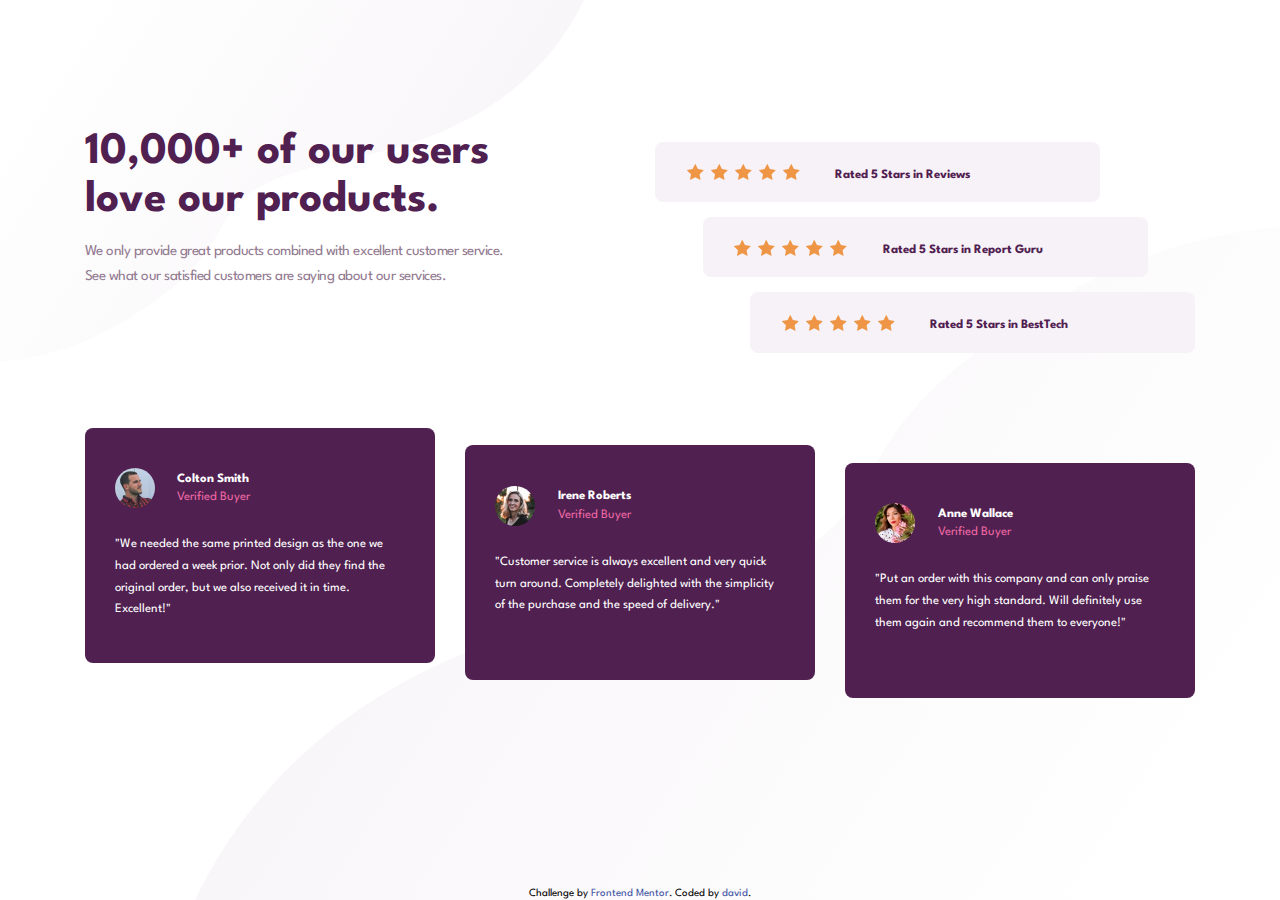
<file: index.html>
<!DOCTYPE html>
<html lang="en">
<head>
  <meta charset="UTF-8" />
  <meta name="viewport" content="width=device-width, initial-scale=1.0" />
  <link rel="icon" type="image/png" sizes="32x32" href="./images/favicon-32x32.png"/>
  <link rel="preconnect" href="https://fonts.gstatic.com">
  <link href="https://fonts.googleapis.com/css2?family=Spartan:wght@400;500;700&display=swap" rel="stylesheet"> 
  <link rel="stylesheet" href="css/normalize.css">
  <link rel="stylesheet" href="css/style.css">
  <title>Frontend Mentor | Social proof section</title>
</head>
<body>
  <main class="wrapper">
  <!-- HERO SECTION -->
    <section class="hero">
    <!-- HERO HEADING -->
      <div class="hero-title">
          <h1>10,000+ of our users love our products.</h1>
          <p>We only provide great products combined with excellent customer service.
              See what our satisfied customers are saying about our services.
          </p>
      </div>
    <!-- RATING BARS -->
      <div class="hero-ratings">
          <div class="rating">
              <ul>
                  <li><img src="./images/icon-star.svg" alt="star"></li>
                  <li><img src="./images/icon-star.svg" alt="star"></li>
                  <li><img src="./images/icon-star.svg" alt="star"></li>
                  <li><img src="./images/icon-star.svg" alt="star"></li>
                  <li><img src="./images/icon-star.svg" alt="star"></li>
              </ul>
              <h3>Rated 5 Stars in Reviews</h3>
          </div>
          <div class="rating rating-middle">
              <ul>
                  <li><img src="./images/icon-star.svg" alt="star"></li>
                  <li><img src="./images/icon-star.svg" alt="star"></li>
                  <li><img src="./images/icon-star.svg" alt="star"></li>
                  <li><img src="./images/icon-star.svg" alt="star"></li>
                  <li><img src="./images/icon-star.svg" alt="star"></li>
              </ul>
              <h3>Rated 5 Stars in Report Guru</h3>
          </div>
          <div class="rating rating-bottom">
              <ul>
                  <li><img src="./images/icon-star.svg" alt="star"></li>
                  <li><img src="./images/icon-star.svg" alt="star"></li>
                  <li><img src="./images/icon-star.svg" alt="star"></li>
                  <li><img src="./images/icon-star.svg" alt="star"></li>
                  <li><img src="./images/icon-star.svg" alt="star"></li>
              </ul>
              <h3>Rated 5 Stars in BestTech</h3>
          </div>
      </div>
      </section>
    <!-- BUYER CARDS -->
      <section class="buyers">
        <div class="buyer-card">
          <div class="buyer-card-header">
            <div class="buyer-card-header-image">
              <img src="./images/image-colton.jpg" alt="colton" width="40" height="40">
            </div>
            <div class="buyer-card-header-title">
              <h3>Colton Smith</h3>
              <h4>Verified Buyer</h4>
            </div>
          </div>
          <p>
            "We needed the same printed design as the one we had ordered a week prior.
            Not only did they find the original order, but we also received it in time.
            Excellent!"
          </p>
        </div>
        <div class="buyer-card middle">
          <div class="buyer-card-header">
            <div class="buyer-card-header-image">
              <img src="./images//image-irene.jpg" alt="colton" width="40" height="40">
            </div>
            <div class="buyer-card-header-title">
              <h3>Irene Roberts</h3>
              <h4>Verified Buyer</h4>
            </div>
          </div>
          <p>
            "Customer service is always excellent and very quick turn around. Completely
            delighted with the simplicity of the purchase and the speed of delivery."
          </p>
        </div>
        <div class="buyer-card bottom">
          <div class="buyer-card-header">
            <div class="buyer-card-header-image">
              <img src="./images/image-anne.jpg" alt="colton" width="40" height="40">
            </div>
            <div class="buyer-card-header-title">
              <h3>Anne Wallace </h3>
              <h4>Verified Buyer</h4>
            </div>
          </div>
          <p>
            "Put an order with this company and can only praise them for the very high
            standard. Will definitely use them again and recommend them to everyone!"
          </p>
        </div>
      </section>
  </main>
  <!-- FOOTER -->
  <footer class="attribution">
    Challenge by
    <a href="https://www.frontendmentor.io?ref=challenge" target="_blank"
      >Frontend Mentor</a
    >. Coded by <a href="https://www.frontendmentor.io/profile/davidtrikic">david</a>.
  </footer>
</body>
</html>
</file>
<file: css/style.css>
/****** GENERAL RULES  ******/

:root {
  --clr-primary-dark-magenta: rgb(80, 32, 80);
  --clr-primary-soft-pink: rgb(238, 104, 164);
  --clr-neutral-dark-grayish-magenta: rgb(147, 123, 146);
  --clr-neutral-light-grayish-magenta: rgb(247, 242, 247);
  --clr-neutral-white: rgb(255, 255, 255);
}
body {
  font-family: 'Spartan', sans-serif;
  font-size: 15px;
  display: flex;
  flex-direction: column;
  justify-content: space-between;
  background-image: url(../images/bg-pattern-top-mobile.svg), url(../images/bg-pattern-bottom-mobile.svg);
  background-position: top left, bottom right;
  background-repeat: no-repeat;
}
.wrapper {
  max-width: 1160px; /* Fixed max width by design */
  padding: 0 1.66666em;
  margin: 4em auto;
}

/****** TYPOGRAPHY AND LAYOUT ******/

/*** HERO SECTION ***/

h1 {
  font-size: 2em;
  line-height: 1.05;
  color: var(--clr-primary-dark-magenta);
}
h3 {
  font-size: .85em;
  margin-bottom: 0;
  color: var(--clr-primary-dark-magenta);
}
h4 {
  font-weight: 400;
  font-size: .85em;
  margin: 0;
  margin-top: .3em;
  color: var(--clr-primary-soft-pink);
}
.hero {
  display: flex;
  flex-direction: column;
  flex-wrap: wrap; 
  justify-content: space-between; 
  text-align: center;
  margin-bottom: 3.25em;
}
.hero p {
  letter-spacing: -.5px;
  line-height: 1.65;
  color: var(--clr-neutral-dark-grayish-magenta);
}

/* RATING BARS */

.hero-ratings {
  padding-top: 2.85em;
}
.rating {
  padding: 1em 0;
  margin: 1.1em 0;
  background-color: var(--clr-neutral-light-grayish-magenta);
  border-radius: 8px;
}
.rating ul {
  min-width: 150px;
  margin-right: 2em;
  padding-left: 2em;
}
.rating li {
  display: inline-block;
  margin: 0 .1em;
}

/*** BUYERS SECTION ***/

.buyers {
  min-height: 300px;
}
.buyer-card {
  padding: 2em;
  padding-top: 2.7em;
  margin: 1em 0;
  background-color: var(--clr-primary-dark-magenta);
  border-radius: 8px;
}
.buyer-card-header {
  display: flex;
  align-items: center;
  margin-bottom: 1.75em;
}
.buyer-card-header-image img {
  border-radius: 50%;
  margin-right: 1.5em;
}
.buyer-card-header-title h3 {
  margin: 0;
  color: var(--clr-neutral-white);
}
.buyer-card p {
  font-size: .85em;
  line-height: 1.7;
  margin-bottom: 0;
  color: var(--clr-neutral-white);
}

/*** FOOTER ***/

.attribution {
    font-size: 11px;
    text-align: center;
}
  .attribution a {
    color: hsl(228, 45%, 44%);
}

/****** MEDIA QUERIES ******/

@media screen and (min-width: 780px) {
  /* GENERAL */
  body {
    background-image: url(../images/bg-pattern-top-desktop.svg), url(../images/bg-pattern-bottom-desktop.svg);
    background-position: top left, bottom right;
    background-repeat: no-repeat;
  } 
  .wrapper {
    margin-top: 6.2rem;
    margin-bottom: 6.6666em;
  }
  /* HERO */
  .hero {
    flex-direction: row;
    justify-content: space-between;
    text-align: left;
    margin-bottom: 3em;
  }
  .hero-title {
    flex: 1;
    max-width: 430px;
    margin-right: 2em;
  }
  h1 {
    font-size: 3em;
    margin-bottom: 0;
  }
  /* RATINGS */
  .hero-ratings {
    flex: 1;
    max-width: 540px;
    display: flex;
    flex-direction: column;
  } 
  .rating {
    display: flex;
    align-items: center;
    max-width: 445px;
    padding: 1.5em 2em 1.1em 0;
    margin-top: 0;
    margin-bottom: 1em;
  }
  .rating h3 {
    margin: 0;
  }
}
@media screen and (min-width: 960px) {
  /* RATING */
  .rating {
    width: 445px;
  }
  .rating-middle {
    align-self: center;
  }
  .rating-bottom {
    align-self: end;
  }
  /* BUYERS */
  .buyers {
    display: flex;
    flex-wrap: wrap;
    justify-content: space-between;
    column-gap: 30px;
  }
  .buyer-card {
    flex-basis: 300px;
    flex-grow: 1;
    height: 235px;
  }
  .buyer-card.middle {
    align-self: center;
  }
  .buyer-card.bottom {
    align-self: flex-end;
  }
}
</file>
